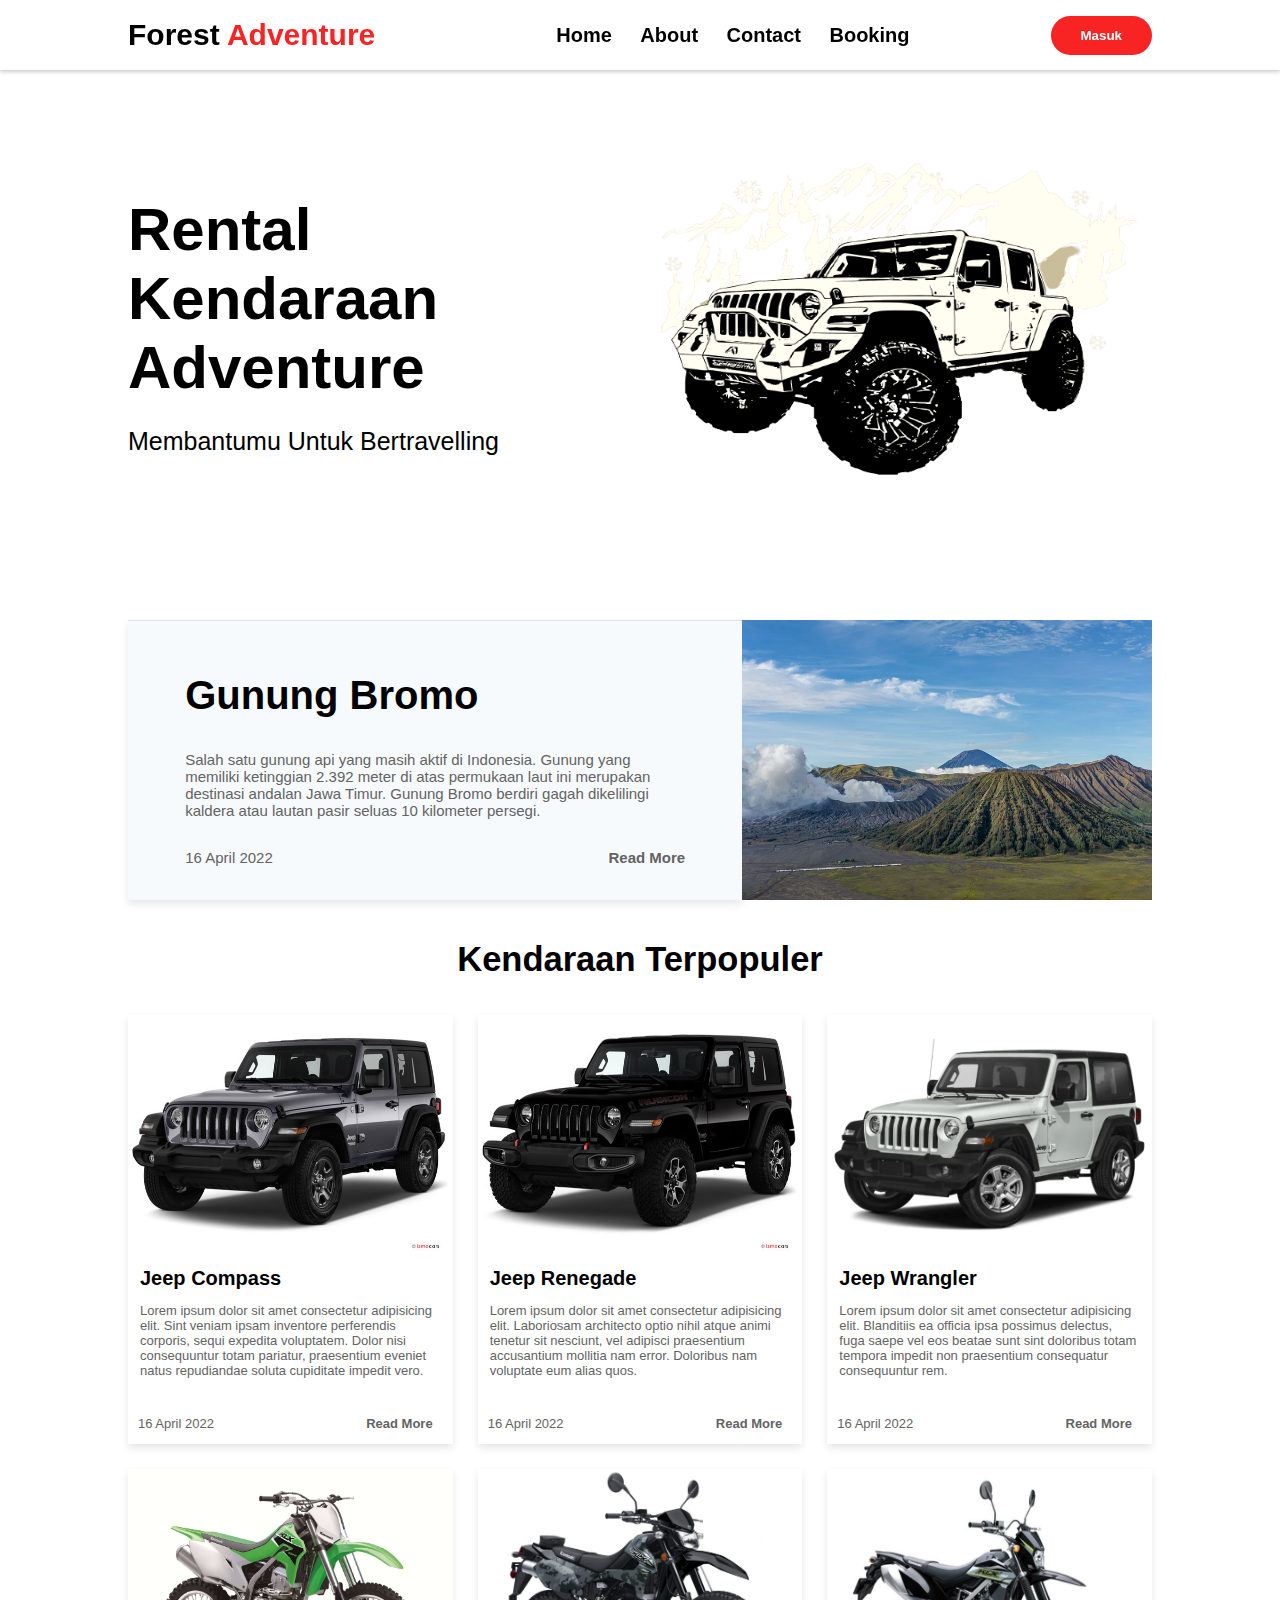
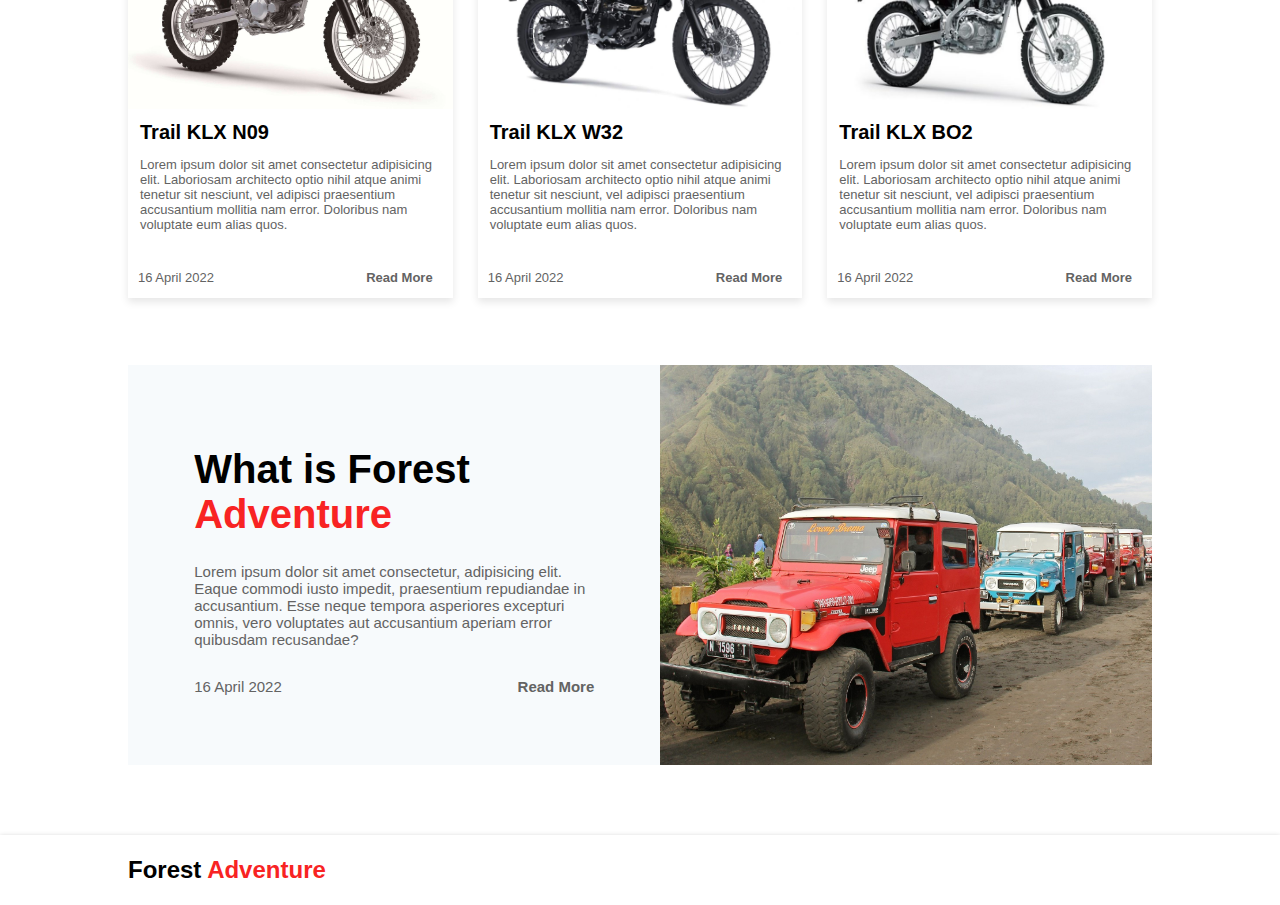
<file: WebRental/index.html>
<html lang="en">

<head>
    <meta charset="UTF-8" />
    <meta http-equiv="X-UA-Compatible" content="IE=edge" />
    <meta name="viewport" content="width=device-width, initial-scale=1.0" />
    <link rel="stylesheet" href="index.css" />
    <title>Jasa Rental Kendaraan</title>
</head>

<body>
    <nav class="navbar">
        <h1>Forest <span>Adventure</span></h1>
        <div class="navbar-menu">
            <ul>
                <li><a href="#home">Home</a></li>
                <li><a href="#about">About</a></li>
                <li><a href="contact.html">Contact</a></li>
                <li><a href="booking.html">Booking</a></li>
            </ul>
        </div>
        <button type="button">Masuk</button>
    </nav>

    <section id="home">
        <section class="hero-container">
            <div>
                <div>
                    <h1>Rental Kendaraan Adventure</h1>
                    <p>Membantumu Untuk Bertravelling</p>
                </div>
            </div>
            <img src="gambar/jeeeep.png" alt="gambar rusak" />
        </section>
    </section>

    <section class="description-content">
        <div>
            <div>
                <h2>Gunung Bromo</h2>
                <p>
                    Salah satu gunung api yang masih aktif di Indonesia. Gunung yang memiliki ketinggian 2.392 meter di atas permukaan laut ini merupakan destinasi andalan Jawa Timur. Gunung Bromo berdiri gagah dikelilingi kaldera atau lautan pasir seluas 10 kilometer persegi.
                </p>
            </div>
            <div class="description-footer">
                <p>16 April 2022</p>
                <p class="font-weight-bold">Read More</p>
            </div>
        </div>
        <img src="gambar/bromo.jpg" alt="bromo" />
    </section>

    <section class="content-name">
        <center>
            <h2>Kendaraan Terpopuler</h2>
        </center>
    </section>

    <section class="content-column">
        <div class="card">
            <img src="gambar/jeep1.jpg" alt="gambar compas" width="350px" />
            <div class="card-body">
                <h3>Jeep Compass</h3>
                <p>
                    Lorem ipsum dolor sit amet consectetur adipisicing elit. Sint veniam ipsam inventore perferendis corporis, sequi expedita voluptatem. Dolor nisi consequuntur totam pariatur, praesentium eveniet natus repudiandae soluta cupiditate impedit vero.
                </p>
            </div>
            <div class="card-footer">
                <p>16 April 2022</p>
                <p class="font-weight-bold">Read More</p>
            </div>
        </div>

        <div class="card">
            <img src="gambar/jeep2.jpg" alt="gambar renegade" width="350px" />
            <div class="card-body">
                <h3>Jeep Renegade</h3>
                <p>Lorem ipsum dolor sit amet consectetur adipisicing elit. Laboriosam architecto optio nihil atque animi tenetur sit nesciunt, vel adipisci praesentium accusantium mollitia nam error. Doloribus nam voluptate eum alias quos.</p>
            </div>
            <div class="card-footer">
                <p>16 April 2022</p>
                <p class="font-weight-bold">Read More</p>
            </div>
        </div>

        <div class="card">
            <img src="gambar/jeep3.webp" alt="gambar wrangler" width="350px" />
            <div class="card-body">
                <h3>Jeep Wrangler</h3>
                <p>Lorem ipsum dolor sit amet consectetur adipisicing elit. Blanditiis ea officia ipsa possimus delectus, fuga saepe vel eos beatae sunt sint doloribus totam tempora impedit non praesentium consequatur consequuntur rem.</p>
            </div>
            <div class="card-footer">
                <p>16 April 2022</p>
                <p class="font-weight-bold">Read More</p>
            </div>
        </div>

        <div class="card">
            <img src="gambar/trail6.jpg" alt="gambar renegade" width="350px" />
            <div class="card-body">
                <h3>Trail KLX N09</h3>
                <p>Lorem ipsum dolor sit amet consectetur adipisicing elit. Laboriosam architecto optio nihil atque animi tenetur sit nesciunt, vel adipisci praesentium accusantium mollitia nam error. Doloribus nam voluptate eum alias quos.</p>
            </div>
            <div class="card-footer">
                <p>16 April 2022</p>
                <p class="font-weight-bold">Read More</p>
            </div>
        </div>

        <div class="card">
            <img src="gambar/trail 4.jpg" alt="gambar renegade" width="350px" />
            <div class="card-body">
                <h3>Trail KLX W32</h3>
                <p>Lorem ipsum dolor sit amet consectetur adipisicing elit. Laboriosam architecto optio nihil atque animi tenetur sit nesciunt, vel adipisci praesentium accusantium mollitia nam error. Doloribus nam voluptate eum alias quos.</p>
            </div>
            <div class="card-footer">
                <p>16 April 2022</p>
                <p class="font-weight-bold">Read More</p>
            </div>
        </div>

        <div class="card">
            <img src="gambar/trail5.jpg" alt="gambar renegade" width="350px" />
            <div class="card-body">
                <h3>Trail KLX BO2</h3>
                <p>Lorem ipsum dolor sit amet consectetur adipisicing elit. Laboriosam architecto optio nihil atque animi tenetur sit nesciunt, vel adipisci praesentium accusantium mollitia nam error. Doloribus nam voluptate eum alias quos.</p>
            </div>
            <div class="card-footer">
                <p>16 April 2022</p>
                <p class="font-weight-bold">Read More</p>
            </div>
        </div>
    </section>


    <section id="about">
        <section class="description-content2">
            <div>
                <div>
                    <h1>What is Forest <span>Adventure</span></h1>
                    <p>
                        Lorem ipsum dolor sit amet consectetur, adipisicing elit. Eaque commodi iusto impedit, praesentium repudiandae in accusantium. Esse neque tempora asperiores excepturi omnis, vero voluptates aut accusantium aperiam error quibusdam recusandae?
                    </p>
                </div>

                <div class="footer">
                    <p>16 April 2022</p>
                    <p class="font-weight-bold">Read More</p>
                </div>
            </div>

            <img src="gambar/jeep.jpg" alt="gambar trail" height="400" />
        </section>
    </section>

    <footer>
        <h2>
            <b>Forest <span>Adventure</span></b>
            </h3>
    </footer>
</body>

</html>
</file>
<file: WebRental/index.css>
body {
    box-sizing: border-box;
    padding: 0;
    margin: 0;
}

.navbar {
    background: white;
    height: 70px;
    display: flex;
    padding: 0 10%;
    align-items: center;
    justify-content: space-between;
    box-shadow: 0 2px 4px 0 rgba(1, 1, 1, 0.2);
    position: sticky;
    top: 0;
    font-family: "Poppins", sans-serif;
}

.navbar a,
.navbar a:focus {
    display: flex;
    align-items: center;
    justify-content: space-between;
    font-family: "Montserrat", sans-serif;
    font-size: 14px;
    font-weight: 700;
    white-space: nowrap;
    transition: 0.3s;
}

.navbar a i,
.navbar a:focus i {
    font-size: 12px;
    line-height: 0;
    margin-left: 5px;
}

.navbar a:hover,
.navbar .active,
.navbar .active:focus,
.navbar li:hover>a {
    background-color: #f82323;
    color: #fff;
}

.navbar .getstarted,
.navbar .getstarted:focus {
    background: #001c30;
    padding: 8px 20px;
    margin-left: 30px;
    border-radius: 4px;
    color: #fff;
}

.navbar .getstarted:hover,
.navbar .getstarted:focus:hover {
    color: #fff;
    background: #5969f3;
}

.navbar .dropdown ul {
    display: block;
    position: absolute;
    left: 14px;
    top: calc(100% + 30px);
    margin: 0;
    padding: 10px 0;
    z-index: 99;
    opacity: 0;
    visibility: hidden;
    background: #fff;
    box-shadow: 0px 0px 30px rgba(127, 137, 161, 0.25);
    transition: 0.3s;
    border-radius: 4px;
}

.navbar .dropdown ul li {
    min-width: 200px;
}

.navbar .dropdown ul a {
    padding: 10px 20px;
    font-size: 15px;
    text-transform: none;
    font-weight: 600;
}

.navbar h1 {
    font-family: "Poppins", sans-serif;
    font-size: 30px;
}

span {
    color: #f82323;
}

.navbar-menu ul li {
    display: inline-block;
    list-style-type: none;
    padding: 12px;
}

.navbar-menu ul li a {
    color: black;
    text-decoration: none;
    font-weight: bold;
    font-size: 20px;
    font-family: "Poppins", sans-serif;
}

button {
    border: none;
    background: #f82323;
    padding: 12px 30px;
    border-radius: 30px;
    color: white;
    font-family: "Poppins", sans-serif;
    font-weight: bold;
    transition: 0.6s;
}

button:hover {
    transform: scale(1.2);
    cursor: pointer;
}

.hero-container {
    display: flex;
    padding: 0 10%;
    height: 510px;
}

.hero-container h1 {
    font-size: 60px;
    width: 350px;
    font-family: "Inter", sans-serif;
    margin: 25px 0;
}

.hero-container p {
    font-size: 25px;
    font-family: "Inter", sans-serif;
}

.hero-container>div {
    width: 50%;
    display: flex;
    flex-direction: column;
    align-items: flex-start;
    justify-content: center;
}

.hero-container>img {
    width: 50%;
    height: 340px;
    align-self: center;
}

.description-content {
    height: 280px;
    margin: 30px 0;
    padding: 10px 10%;
    display: flex;
}

.description-content h2 {
    font-size: 40px;
    color: black;
    font-family: "Inter", sans-serif;
    font-weight: bolder;
}

.description-content p {
    font-size: 15px;
    color: rgb(99, 99, 99);
    font-family: "Inter", sans-serif;
}

.description-content>div {
    width: 60%;
    display: flex;
    justify-content: center;
    align-items: center;
    flex-direction: column;
    box-shadow: 0 4px 8px 0 rgba(1, 1, 1, 0.1);
    border-top: 1px solid rgb(226, 226, 226);
    background: #f7fafc;
}

.description-content>div>div {
    width: 500px;
}

.description-content>img {
    width: 40%;
    object-fit: cover;
}

.description-footer {
    display: flex;
    justify-content: space-between;
}

.content-name {
    height: 35px;
    font-size: 23px;
    font-family: "Inter", sans-serif;
}

.content-column {
    height: 870px;
    margin: 40px 0;
    padding: 0 10%;
    display: grid;
    grid-template-columns: repeat(3, 1fr);
    gap: 25px;
}

.content-column .card {
    height: 100%;
}

.card {
    box-shadow: 0 4px 8px 0 rgba(1, 1, 1, 0.1);
    transform: 0.3s;
}

.card:hover {
    box-shadow: 0 4px 8px 0 rgba(1, 1, 1, 0.2);
    cursor: pointer;
}

.card>img {
    object-fit: fill;
    height: 240px;
    width: 100%;
}

.card>.card-body {
    padding: 12px;
}

.card>.card-footer {
    padding: 12px;
}

.card h3 {
    font-family: "Inter", sans-serif;
    font-size: 20px;
    margin: 0 16px 0 0;
}

.card p {
    font-family: "Poppins", sans-serif;
    color: rgb(99, 99, 99);
    font-size: 13px;
}

.card>.card-footer {
    display: flex;
    justify-content: space-between;
    padding: 0 20px 0 10px;
}

.content-column .card-footer p {
    font-family: "Poppins", sans-serif;
}

.description-content2 {
    height: 400px;
    display: flex;
    padding: 40px 10%;
    margin: 30px 0;
}

.description-content2 h1 {
    font-family: "Poppins", sans-serif;
}

.description-content2>div {
    display: flex;
    justify-content: center;
    align-items: center;
    flex-direction: column;
    width: 52%;
    background: #f7fafc;
}

.description-content2>div>div {
    width: 400px;
}

.description-content2>div>div h1 {
    font-size: 40px;
    font-weight: bold;
    color: black;
    font-family: "Inter", sans-serif;
}

.description-content2>div>div p {
    font-family: "Poppins", sans-serif;
    font-size: 15px;
    color: rgb(99, 99, 99);
}

.description-content2>img {
    width: 48%;
}

.description-content2>div>.footer {
    display: flex;
    justify-content: space-between;
}

footer {
    height: 70px;
    display: flex;
    justify-content: space-between;
    padding: 0 10%;
    align-items: center;
    box-shadow: 0 1px 5px 0 rgba(1, 1, 1, 0.2);
    background: white;
    font-family: "Poppins", sans-serif;
}


/*util */

.font-weight-bold {
    font-weight: bold;
}
</file>
